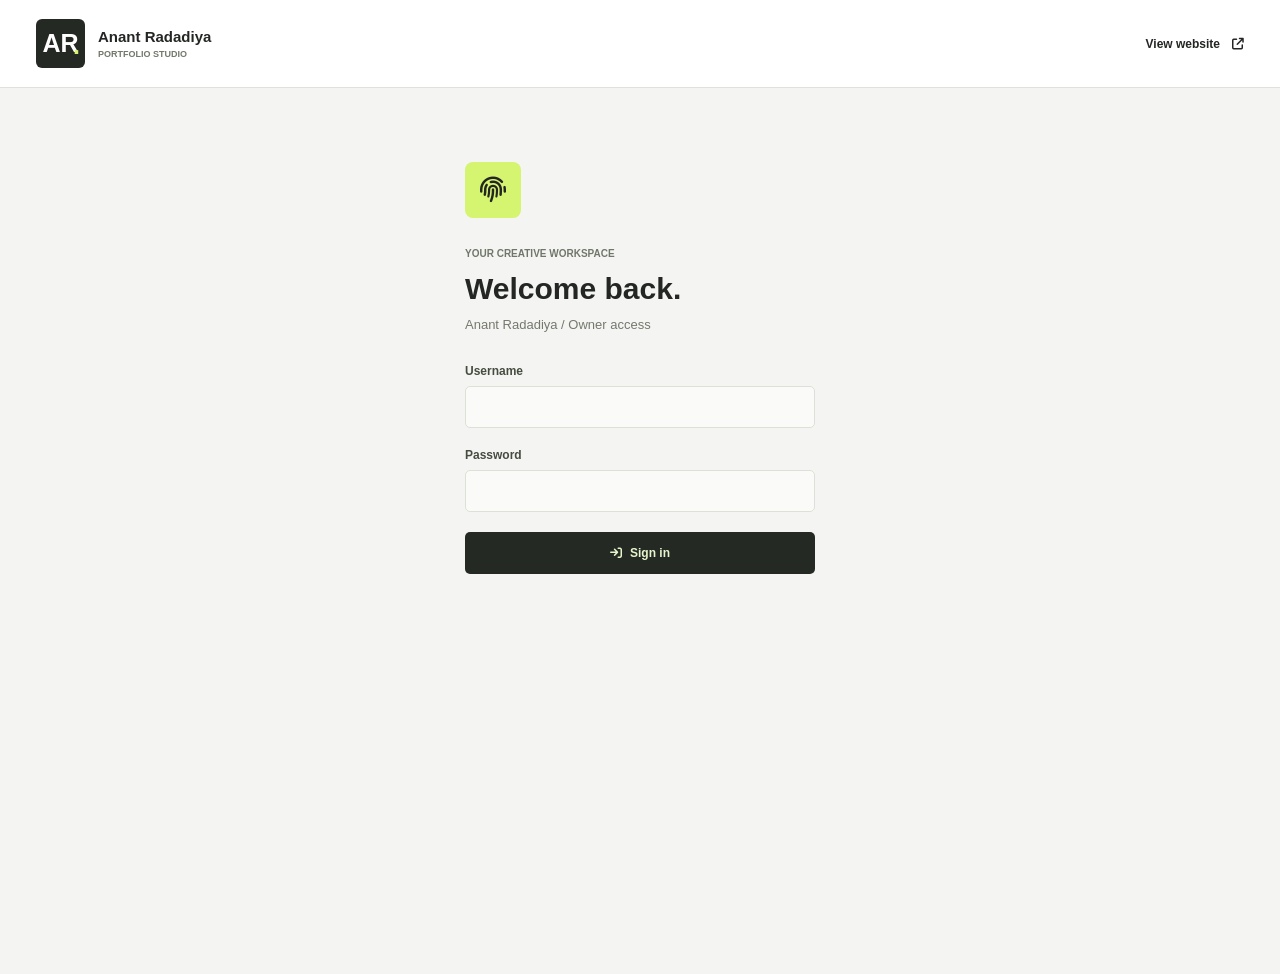
<file: admin.html>
<!doctype html>
<html lang="en">
<head>
<meta charset="UTF-8" />
<meta name="viewport" content="width=device-width, initial-scale=1" />
<meta name="robots" content="noindex, nofollow" />
<title>Project Admin | Anant Radadiya</title>
<link rel="stylesheet" href="https://cdnjs.cloudflare.com/ajax/libs/font-awesome/6.5.2/css/all.min.css" />
<link rel="stylesheet" href="admin.css?v=20260911" />
</head>
<body>
<header><a href="/" class="brand"><b class="brand-mark">AR<span>.</span></b><span class="brand-name">Anant Radadiya<small>PORTFOLIO STUDIO</small></span></a><a href="/" class="visit">View website <i class="fa-solid fa-arrow-up-right-from-square"></i></a></header>
<main>
<section id="login-section">
<div class="login-mark"><i class="fa-solid fa-fingerprint"></i></div><p class="eyebrow">YOUR CREATIVE WORKSPACE</p><h1>Welcome back.</h1><p class="login-caption">Anant Radadiya / Owner access</p>
<form id="login-form">
<label>Username<input name="username" type="text" autocomplete="username" autocapitalize="none" spellcheck="false" required /></label>
<label>Password<input name="password" type="password" autocomplete="current-password" required maxlength="128" /></label>
<button type="submit"><i class="fa-solid fa-arrow-right-to-bracket"></i> Sign in</button>
<p id="login-status" role="alert"></p>
</form>
</section>
<section id="dashboard" hidden>
<aside class="studio-sidebar">
  <div class="workspace-owner"><span class="workspace-symbol" aria-hidden="true"><i class="fa-solid fa-layer-group"></i></span><div><strong>Anant Radadiya</strong><small>Project workspace</small></div></div>
  <p class="sidebar-label">WORKSPACE</p>
  <nav aria-label="Admin navigation"><a class="nav-active" href="#dashboard" aria-current="page"><i class="fa-solid fa-layer-group"></i> Projects <i class="fa-solid fa-arrow-right"></i></a><button id="account-settings"><i class="fa-solid fa-sliders"></i> Account settings</button><a href="/" target="_blank" rel="noopener"><i class="fa-solid fa-arrow-up-right-from-square"></i> Open portfolio</a></nav>
  <div class="sidebar-bottom"><span class="owner-tag"><i class="fa-solid fa-circle-check"></i> Owner workspace</span><button id="sign-out"><i class="fa-solid fa-arrow-right-from-bracket"></i> Sign out</button></div>
</aside>
<div class="workspace-content">
<div class="heading"><div><p class="eyebrow">WORKSPACE / PROJECTS</p><h1>Project dashboard.</h1></div><button id="add-project" disabled><i class="fa-solid fa-plus"></i> New project</button></div>
<div class="collection-stats" aria-label="Collection summary"><div><small>Published projects</small><strong id="project-total">0</strong></div><div><small>With live demos</small><strong id="demo-total">0</strong></div><div><small>Technologies used</small><strong id="technology-total">0</strong></div></div>
<div class="collection-heading"><h2>Project library</h2><span class="collection-label">PUBLIC COLLECTION</span></div>
<div class="collection-tools"><label class="search-field"><i class="fa-solid fa-magnifying-glass"></i><input id="project-search" type="search" placeholder="Search projects..." aria-label="Search projects" /></label><select id="category-filter" aria-label="Filter by project type"><option value="all">All categories</option><option value="frontend">Frontend</option><option value="backend">Backend</option><option value="full-stack">Full stack</option></select></div>
<p id="project-status" role="status"></p>
<div id="admin-projects"></div>
<div class="workspace-footer"><span>ANANT RADADIYA</span><span>Portfolio studio <i class="fa-solid fa-arrow-up-right-from-square"></i></span></div>
</div>
</section>
<dialog id="account-dialog" aria-labelledby="account-title">
  <div class="editor-heading"><div><small>YOUR WORKSPACE</small><h2 id="account-title">Account settings</h2></div><button id="close-account" class="editor-close" type="button" aria-label="Close account settings">&times;</button></div>
  <p id="account-status" role="status"></p>
  <div class="account-columns">
  <form id="username-form" class="account-form">
    <div class="setting-symbol"><i class="fa-regular fa-user"></i></div><h3>Your identity</h3>
    <label>New username<input name="username" autocomplete="username" autocapitalize="none" spellcheck="false" pattern="[a-zA-Z0-9_]{3,30}" title="3 to 30 letters, numbers, or underscores" minlength="3" maxlength="30" required /></label>
    <label>Current password<input name="currentPassword" type="password" autocomplete="current-password" required /></label>
    <button type="submit"><i class="fa-solid fa-check"></i> Save username</button>
    <p role="status"></p>
  </form>
  <form id="password-form" class="account-form">
    <div class="setting-symbol password-symbol"><i class="fa-solid fa-key"></i></div><h3>Your password</h3>
    <label>Current password<input name="currentPassword" type="password" autocomplete="current-password" required /></label>
    <label>New password<input name="newPassword" type="password" autocomplete="new-password" minlength="6" maxlength="128" required /></label>
    <label>Confirm new password<input name="confirmPassword" type="password" autocomplete="new-password" minlength="6" maxlength="128" required /></label>
    <button type="submit"><i class="fa-solid fa-check"></i> Save password</button>
    <p role="status"></p>
  </form>
  </div>
</dialog>
<dialog class="project-editor" id="project-editor" aria-labelledby="editor-title">
        <form id="project-form">
          <div class="editor-heading"><div><small>Project Manager</small><h2 id="editor-title">Add a Project</h2><p>Enter your project details and links below.</p></div><button class="editor-close" type="button" aria-label="Close editor">×</button></div>
          <input type="hidden" name="projectIndex" />
          <div class="editor-grid">
            <label>Project title <span>*</span><input type="text" name="title" placeholder="My Awesome Project" required /></label>
            <label>Short label <span>*</span><input type="text" name="label" placeholder="Business Website" required /></label>
            <label>Project type<select name="category"><option value="frontend">Frontend</option><option value="backend">Backend</option><option value="full-stack">Full Stack</option></select></label>
            <label>Icon or emoji<input type="text" name="icon" placeholder="🚀" maxlength="8" /></label>
            <label class="editor-wide">Description <span>*</span><textarea name="description" rows="4" placeholder="What does this project do?" required></textarea></label>
            <label class="editor-wide">Technologies<input type="text" name="technologies" placeholder="React, Node.js, MongoDB" /><small>Separate each technology with a comma.</small></label>
            <label>Preview image<input type="text" name="image" placeholder="assets/project.jpg or image URL" /></label>
            <label>Live Demo link<input type="text" name="liveDemo" placeholder="https://your-website.com" /></label>
            <label class="editor-wide">Source Code link<input type="text" name="sourceCode" placeholder="https://github.com/username/project" /></label>
          </div>
          <div class="editor-actions"><button class="delete-project" type="button"><i class="fa-solid fa-trash"></i> Delete</button><span></span><button class="cancel-editor" type="button">Cancel</button><button class="save-project" type="submit">Save Project <i class="fa-solid fa-check"></i></button></div>
        </form>
      </dialog>
</main>
<script type="module" src="admin.js"></script>
</body>
</html>
</file>
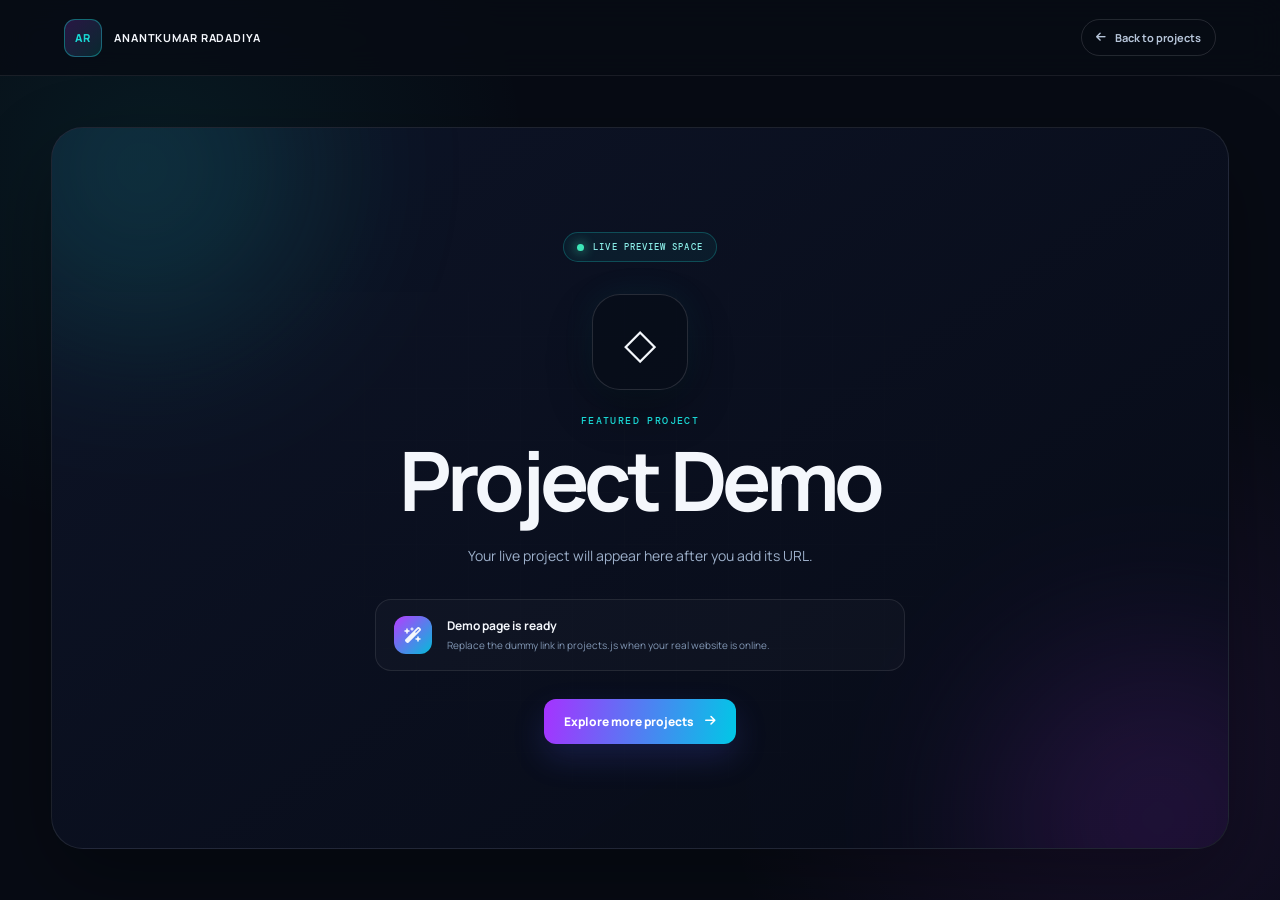
<file: project-demo.html>
<!DOCTYPE html>
<html lang="en">
<head>
  <meta charset="UTF-8" />
  <meta name="viewport" content="width=device-width, initial-scale=1.0" />
  <meta name="theme-color" content="#070b14" />
  <title>Project Demo — Anantkumar Radadiya</title>
  <link rel="preconnect" href="https://fonts.googleapis.com" />
  <link rel="preconnect" href="https://fonts.gstatic.com" crossorigin />
  <link href="https://fonts.googleapis.com/css2?family=DM+Mono:wght@400;500&family=Manrope:wght@400;600;700;800&display=swap" rel="stylesheet" />
  <link rel="stylesheet" href="https://cdnjs.cloudflare.com/ajax/libs/font-awesome/6.7.2/css/all.min.css" />
  <link rel="stylesheet" href="project-demo.css" />
</head>
<body>
  <header class="demo-header">
    <a href="/#work" class="demo-brand"><span>AR</span><strong>ANANTKUMAR RADADIYA</strong></a>
    <a href="/#work" class="back-link"><i class="fa-solid fa-arrow-left"></i> Back to projects</a>
  </header>
  <main>
    <section class="demo-stage">
      <div class="demo-grid" aria-hidden="true"></div>
      <div class="demo-orb demo-orb-one" aria-hidden="true"></div>
      <div class="demo-orb demo-orb-two" aria-hidden="true"></div>
      <div class="demo-content">
        <span class="demo-label"><i></i> Live preview space</span>
        <div class="demo-icon" id="demo-icon">◇</div>
        <p class="demo-type" id="demo-type">Featured Project</p>
        <h1 id="demo-title">Project Demo</h1>
        <p class="demo-description" id="demo-description">Your live project will appear here after you add its URL.</p>
        <div class="demo-status"><i class="fa-solid fa-wand-magic-sparkles"></i><div><strong>Demo page is ready</strong><span>Replace the dummy link in projects.js when your real website is online.</span></div></div>
        <a href="/#work" class="portfolio-link">Explore more projects <i class="fa-solid fa-arrow-right"></i></a>
      </div>
    </section>
  </main>
  <script src="project-demo.js"></script>
</body>
</html>
</file>
<file: admin.css>
* { box-sizing: border-box; letter-spacing: 0; }
:root { color-scheme: light; font-family: "Segoe UI", Arial, sans-serif; color: #232623; background: #f4f5f2; }
body { margin: 0; min-height: 100dvh; }
[hidden] { display: none !important; }
a { color: inherit; text-decoration: none; }
button, input, select, textarea { font: inherit; }
button, a, input, select, textarea { -webkit-tap-highlight-color: transparent; }
header { height: 88px; display: flex; align-items: center; justify-content: space-between; padding: 0 36px; border-bottom: 1px solid #dfe2da; background: #fff; gap: 20px; }
.brand { display: flex; align-items: center; gap: 13px; }
.brand-mark { font-size: 25px; background: #252923; color: #fff; width: 49px; height: 49px; display: grid; place-content: center; position: relative; border-radius: 6px; }
.brand-mark span { position: absolute; color: #d5f470; bottom: 8px; right: 5px; }
.brand-name { font-size: 15px; font-weight: 650; }
.brand-name small { display: block; font-size: 9px; color: #72796b; margin-top: 4px; }
.visit { font-size: 12px; font-weight: 600; display: flex; gap: 12px; align-items: center; }
main { width: 100%; min-height: calc(100dvh - 88px); }
#login-section { max-width: 390px; margin: 74px auto; padding: 0 20px; }
.login-mark { display: grid; place-items: center; width: 56px; height: 56px; background: #d5f470; border-radius: 8px; font-size: 26px; margin-bottom: 30px; }
.login-caption { font-size: 13px; color: #74786d; margin: 10px 0 32px; }
.eyebrow { font-size: 10px; color: #70776a; font-weight: 650; margin: 0 0 12px; }
h1 { font-size: 30px; font-weight: 650; margin: 0; line-height: 1.2; }
h2 { font-size: 20px; margin: 0; font-weight: 650; }
h3 { font-size: 17px; margin: 0 0 6px; font-weight: 650; overflow-wrap: anywhere; }
button { min-height: 42px; padding: 11px 17px; display: inline-flex; align-items: center; justify-content: center; gap: 8px; border: 1px solid transparent; border-radius: 5px; background: #d5f470; color: #242a19; font-size: 12px; font-weight: 650; cursor: pointer; transition: background .15s; }
button:hover { background: #c5e85b; }
button:disabled { opacity: .5; cursor: wait; }
.secondary, .cancel-editor, .editor-close { background: white; color: #40483b; border-color: #dce0d7; }
.secondary:hover, .cancel-editor:hover, .editor-close:hover { background: #eef1e8; }
button:focus-visible, a:focus-visible { outline: 2px solid #5b7840; outline-offset: 3px; }
label { display: flex; flex-direction: column; gap: 8px; font-size: 12px; font-weight: 600; color: #454c3f; }
input, select, textarea { width: 100%; min-width: 0; padding: 12px 13px; border: 1px solid #dce0d7; border-radius: 5px; background: #fafbf8; color: #232623; font-size: 14px; font-weight: 400; }
input::placeholder, textarea::placeholder { color: #94998d; }
input:focus, select:focus, textarea:focus { outline: 2px solid #89a455; outline-offset: 1px; background: #fff; }
textarea { resize: vertical; }
#login-form { display: grid; gap: 20px; }
#login-form [type=submit] { background: #252923; color: #e7f5cd; }

#dashboard { display: grid; grid-template-columns: 236px minmax(0, 1fr); min-height: calc(100dvh - 88px); }
.studio-sidebar { background: #252923; color: #c8cdbf; padding: 30px 18px 22px; display: flex; flex-direction: column; }
.workspace-owner { display: flex; gap: 11px; align-items: center; padding: 0 5px 28px; border-bottom: 1px solid #41473a; }
.workspace-symbol { width: 40px; height: 40px; flex-shrink: 0; display: grid; place-items: center; border: 1px solid #536044; border-radius: 10px; color: #d5f470; }
.workspace-owner strong { display: block; font-size: 12px; color: #fff; }
.workspace-owner small { display: block; font-size: 10px; color: #989f90; margin-top: 5px; }
.sidebar-label { font-size: 9px; margin: 29px 12px 14px; color: #969e8c; }
.studio-sidebar nav { display: grid; gap: 6px; }
.studio-sidebar nav a, .studio-sidebar button { display: flex; justify-content: flex-start; align-items: center; gap: 12px; padding: 13px 12px; font-size: 12px; font-weight: 500; border: 0; border-radius: 5px; color: #c8cdbf; background: transparent; }
.studio-sidebar nav .nav-active { background: #d5f470; color: #252923; font-weight: 650; }
.nav-active i:last-child { margin-left: auto; font-size: 10px; }
.studio-sidebar nav a:hover, .studio-sidebar button:hover { background: #404936; color: white; }
.studio-sidebar nav .nav-active:hover { background: #d5f470; color: #252923; }
.sidebar-bottom { margin-top: auto; padding-top: 50px; }
.owner-tag { display: block; margin: 0 12px 20px; font-size: 10px; color: #c8d6b0; }
.owner-tag i { margin-right: 7px; color: #d5f470; }
#sign-out { width: 100%; border-top: 1px solid #41473a; border-radius: 0; padding-top: 20px; }
.workspace-content { padding: 42px 46px 22px; min-width: 0; display: flex; flex-direction: column; }
.heading { display: flex; justify-content: space-between; align-items: center; gap: 20px; }
.heading > button { flex-shrink: 0; background: #252923; color: #e8fac2; }
.heading > button:hover { background: #465338; }
.collection-stats { display: grid; grid-template-columns: repeat(3,minmax(0,1fr)); padding: 30px 0; margin: 8px 0 32px; border-bottom: 1px solid #dce0d7; }
.collection-stats > div { padding: 0 24px; border-right: 1px solid #dce0d7; }
.collection-stats > div:first-child { padding-left: 0; }
.collection-stats > div:last-child { border: 0; }
.collection-stats small { font-size: 11px; color: #767d6e; display: block; }
.collection-stats strong { display: block; font-size: 32px; font-weight: 500; margin-top: 9px; }
.collection-stats > div:nth-child(2) strong { color: #637d3f; }
.collection-stats > div:nth-child(3) strong { color: #bb6250; }
.collection-heading { display: flex; justify-content: space-between; align-items: center; gap: 15px; margin-bottom: 20px; }
.collection-label { font-size: 9px; color: #888e80; }
.collection-tools { display: flex; gap: 12px; }
.search-field { position: relative; flex: 1; }
.search-field i { position: absolute; top: 15px; left: 14px; color: #919786; }
.search-field input { padding-left: 38px; background: white; font-size: 12px; height: 42px; }
.collection-tools select { width: 170px; height: 42px; background: white; font-size: 12px; }
#project-status { min-height: 16px; color: #6f7b61; font-size: 11px; margin: 16px 0 0; }
#admin-projects { padding-top: 12px; font-size: 13px; color: #6e7665; }
.project-row { display: grid; grid-template-columns: 92px minmax(0,1fr) 42px; gap: 22px; align-items: center; padding: 23px 0; border-bottom: 1px solid #dce0d7; }
.project-row h3 { color: #252923; }
.project-row img, .project-placeholder { width: 92px; height: 82px; object-fit: cover; border-radius: 6px; background: #e7eddd; display: grid; place-items: center; font-size: 30px; }
.project-row p { margin: 0; font-size: 12px; color: #7d8474; overflow-wrap: anywhere; }
.project-row button { width: 42px; height: 42px; padding: 0; }
.project-tags { display: flex; flex-wrap: wrap; gap: 6px; margin-top: 11px; }
.project-tags:empty { display: none; }
.project-tags span { font-size: 9px; padding: 4px 7px; border: 1px solid #dce0d7; border-radius: 3px; color: #707962; }
.workspace-footer { margin-top: auto; padding-top: 70px; display: flex; justify-content: space-between; gap: 12px; color: #93998b; font-size: 9px; }
.workspace-footer i { margin-left: 7px; }
dialog { width: min(740px, calc(100% - 28px)); max-height: calc(100dvh - 40px); border: 1px solid #d5dacd; border-radius: 8px; padding: 28px; color: #252923; background: #fff; box-shadow: 0 24px 90px #17210d33; }
dialog::backdrop { background: #151c15a8; backdrop-filter: blur(3px); }
.editor-heading { display: flex; justify-content: space-between; align-items: flex-start; gap: 18px; margin-bottom: 24px; }
.editor-heading small { display: block; font-size: 9px; color: #828b77; margin-bottom: 9px; }
.editor-heading p, label small { font-size: 11px; font-weight: 400; color: #858d7a; }
.editor-close { width: 38px; height: 38px; min-height: 38px; padding: 0; font-size: 23px; flex-shrink: 0; }
.account-columns { display: grid; grid-template-columns: repeat(2,minmax(0,1fr)); }
.account-form { display: flex; flex-direction: column; gap: 18px; padding: 22px 26px 0 0; border-top: 1px solid #e1e5db; }
.account-form + .account-form { padding-left: 26px; padding-right: 0; border-left: 1px solid #e1e5db; }
.account-form h3 { margin: -5px 0 6px; }
.setting-symbol { width: 38px; height: 38px; display: grid; place-items: center; background: #edf4df; color: #6b803f; border-radius: 6px; }
.password-symbol { background: #f8e9e3; color: #ae6b50; }
.account-form button { align-self: flex-start; margin-top: 3px; }
.account-form [role=status] { margin: 0; font-size: 12px; color: #617b40; overflow-wrap: anywhere; }
#account-status:empty { display: none; }
#login-status, [role=alert] { font-size: 12px; color: #a44145; overflow-wrap: anywhere; }
.project-editor { padding: 0; overflow: hidden; }
#project-form { display: flex; flex-direction: column; max-height: calc(100dvh - 44px); }
.project-editor .editor-heading { flex-shrink: 0; margin: 0; padding: 22px 24px; border-bottom: 1px solid #e1e5db; }
.project-editor .editor-heading p { margin-bottom: 0; }
.editor-grid { display: grid; grid-template-columns: repeat(2,minmax(0,1fr)); gap: 18px; min-height: 0; overflow-y: auto; padding: 24px; overscroll-behavior: contain; }
.editor-wide { grid-column: 1 / -1; }
.editor-actions { display: flex; align-items: center; gap: 10px; flex-shrink: 0; margin: 0; padding: 16px 24px; border-top: 1px solid #e1e5db; background: #f6f8f2; flex-wrap: wrap; }
.editor-actions > span { flex: 1; }
.delete-project { background: white; border-color: #ebced0; color: #a44145; }
.project-editor [role=alert] { flex-shrink: 0; margin: 0; padding: 0 24px 14px; background: #f6f8f2; }
.project-editor [role=alert]:empty { display: none; }
@media(max-width: 1050px) {
#dashboard { grid-template-columns: 206px minmax(0,1fr); }
.workspace-content { padding: 32px 26px 22px; }
.heading { align-items: flex-start; flex-wrap: wrap; }
}
@media(max-width: 700px) {
header { height: 74px; padding: 0 18px; }
.brand-name { font-size: 12px; }
.brand-name small { font-size: 8px; }
.brand-mark { width: 40px; height: 40px; font-size: 21px; }
.visit { font-size: 10px; gap: 6px; }
#dashboard { display: flex; flex-direction: column; min-height: calc(100dvh - 74px); }
.studio-sidebar { padding: 10px 14px; }
.workspace-owner, .sidebar-label, .owner-tag, .studio-sidebar nav > a:last-child { display: none; }
.studio-sidebar { flex-direction: row; align-items: center; gap: 5px; }
.studio-sidebar nav { display: flex; flex: 1; gap: 4px; }
.studio-sidebar nav a, .studio-sidebar button { padding: 10px; font-size: 10px; gap: 7px; }
.sidebar-bottom { padding: 0; margin: 0; }
#sign-out { border: 0; padding: 10px 4px; font-size: 10px; }
.nav-active i:last-child { display: none; }
.workspace-content { padding: 28px 20px 20px; flex: 1; }
h1 { font-size: 25px; }
.heading { gap: 18px; }
.collection-stats { margin-bottom: 25px; padding: 26px 0; }
.collection-stats > div { padding: 0 12px; }
.collection-stats small { font-size: 9px; }
.collection-stats strong { font-size: 27px; }
.collection-label { font-size: 8px; }
.collection-tools { gap: 8px; }
.collection-tools select { width: 132px; font-size: 11px; padding: 10px 8px; }
.project-row { grid-template-columns: 62px minmax(0,1fr) 36px; gap: 13px; }
.project-row img, .project-placeholder { width: 62px; height: 65px; font-size: 25px; }
.project-row h3 { font-size: 15px; }
.project-row button { width: 36px; min-height: 36px; height: 36px; }
.workspace-footer { padding-top: 48px; }
dialog { padding: 22px; }
.account-columns { grid-template-columns: minmax(0,1fr); }
.account-form, .account-form + .account-form { padding: 22px 0; border-left: 0; }
.editor-grid { grid-template-columns: minmax(0,1fr); padding: 20px 16px; }
.project-editor { padding: 0; }
.project-editor .editor-heading { padding: 16px; }
.editor-actions { padding: 12px 16px; gap: 8px; }
.editor-actions button { padding: 10px 12px; }
.project-editor [role=alert] { padding: 0 16px 12px; }
#login-section { margin-top: 42px; }
}
@media(prefers-reduced-motion: reduce) { * { transition: none !important; } }

@media (min-width: 701px) {
 .studio-sidebar { position: sticky; top: 0; height: calc(100dvh - 88px); min-height: 460px; }
 .workspace-content { padding: clamp(28px, 3vw, 56px); }
}
@media (max-width: 380px) {
 .studio-sidebar { flex-wrap: wrap; }
 .collection-tools { flex-direction: column; }
 .collection-tools select { width: 100%; }
 .workspace-content { padding-inline: 14px; }
}
</file>
<file: project-demo.css>
:root { --bg:#070b14; --panel:#0d1426; --text:#f4f7fc; --muted:#9db0cb; --cyan:#19d7d4; --purple:#b53dff; }
* { box-sizing:border-box; }
html { min-height:100%; background:var(--bg); }
body { min-height:100vh; margin:0; background:radial-gradient(circle at 12% 18%,rgba(25,215,212,.08),transparent 28%),radial-gradient(circle at 88% 84%,rgba(181,61,255,.1),transparent 30%),var(--bg); color:var(--text); font-family:Manrope,sans-serif; }
a { color:inherit; text-decoration:none; }
.demo-header { height:76px; display:flex; align-items:center; justify-content:space-between; gap:24px; padding:0 clamp(22px,5vw,72px); border-bottom:1px solid rgba(255,255,255,.08); background:rgba(7,11,20,.82); backdrop-filter:blur(16px); }
.demo-brand { display:flex; align-items:center; gap:12px; font-size:11px; letter-spacing:.08em; }
.demo-brand>span { width:38px; height:38px; display:grid; place-items:center; border:1px solid rgba(25,215,212,.4); border-radius:11px; background:linear-gradient(135deg,rgba(181,61,255,.2),rgba(25,215,212,.14)); color:var(--cyan); font-weight:800; }
.back-link { display:flex; align-items:center; gap:9px; padding:10px 14px; border:1px solid rgba(255,255,255,.12); border-radius:999px; color:#b7c6da; font-size:11px; font-weight:700; transition:.2s; }
.back-link:hover { border-color:var(--cyan); color:#fff; transform:translateY(-2px); }
main { padding:clamp(20px,4vw,56px); }
.demo-stage { position:relative; min-height:calc(100vh - 76px - clamp(40px,8vw,112px)); display:grid; overflow:hidden; place-items:center; border:1px solid rgba(255,255,255,.09); border-radius:32px; background:linear-gradient(145deg,rgba(14,21,40,.94),rgba(7,11,22,.96)); box-shadow:0 30px 80px rgba(0,0,0,.32); }
.demo-grid { position:absolute; inset:0; opacity:.18; background-image:linear-gradient(rgba(255,255,255,.05) 1px,transparent 1px),linear-gradient(90deg,rgba(255,255,255,.05) 1px,transparent 1px); background-size:52px 52px; mask-image:radial-gradient(circle,#000,transparent 76%); }
.demo-orb { position:absolute; width:340px; height:340px; border-radius:50%; filter:blur(90px); opacity:.15; }
.demo-orb-one { top:-130px; left:-80px; background:var(--cyan); }.demo-orb-two { right:-100px; bottom:-140px; background:var(--purple); }
.demo-content { position:relative; z-index:1; width:min(700px,90%); padding:60px 24px; text-align:center; }
.demo-label { display:inline-flex; align-items:center; gap:9px; padding:8px 13px; border:1px solid rgba(25,215,212,.26); border-radius:999px; background:rgba(25,215,212,.06); color:#8beee9; font:500 9px "DM Mono",monospace; letter-spacing:.12em; text-transform:uppercase; }
.demo-label i { width:7px; height:7px; border-radius:50%; background:#3de6b8; box-shadow:0 0 12px #3de6b8; }
.demo-icon { width:96px; height:96px; display:grid; place-items:center; margin:32px auto 24px; border:1px solid rgba(255,255,255,.13); border-radius:28px; background:rgba(7,12,25,.75); box-shadow:0 20px 45px rgba(0,0,0,.32),0 0 34px rgba(25,215,212,.07); font-size:42px; }
.demo-type { margin:0 0 12px; color:var(--cyan); font:500 10px "DM Mono",monospace; letter-spacing:.14em; text-transform:uppercase; }
h1 { margin:0; font-size:clamp(42px,7vw,82px); line-height:1; letter-spacing:-.055em; }
.demo-description { max-width:590px; margin:22px auto 30px; color:var(--muted); font-size:14px; line-height:1.8; }
.demo-status { max-width:530px; display:flex; align-items:center; gap:15px; margin:0 auto 28px; padding:16px 18px; border:1px solid rgba(255,255,255,.09); border-radius:16px; background:rgba(255,255,255,.025); text-align:left; }
.demo-status>i { width:38px; height:38px; display:grid; flex:0 0 auto; place-items:center; border-radius:12px; background:linear-gradient(135deg,var(--purple),#02bcd9); }
.demo-status strong,.demo-status span { display:block; }.demo-status strong { font-size:12px; }.demo-status span { margin-top:4px; color:#8297b5; font-size:10px; line-height:1.5; }
.portfolio-link { display:inline-flex; align-items:center; gap:11px; padding:14px 20px; border-radius:12px; background:linear-gradient(100deg,#a632ff,#00c8e6); color:#fff; font-size:12px; font-weight:800; box-shadow:0 14px 32px rgba(75,86,236,.2); transition:.2s; }
.portfolio-link:hover { transform:translateY(-3px); box-shadow:0 18px 38px rgba(75,86,236,.3); }
@media (max-width:600px) { .demo-header { height:68px; }.demo-brand strong { display:none; }.back-link { padding:9px 12px; }.demo-stage { min-height:calc(100vh - 108px); border-radius:23px; }.demo-content { padding:45px 16px; }.demo-status { align-items:flex-start; } }
</file>
